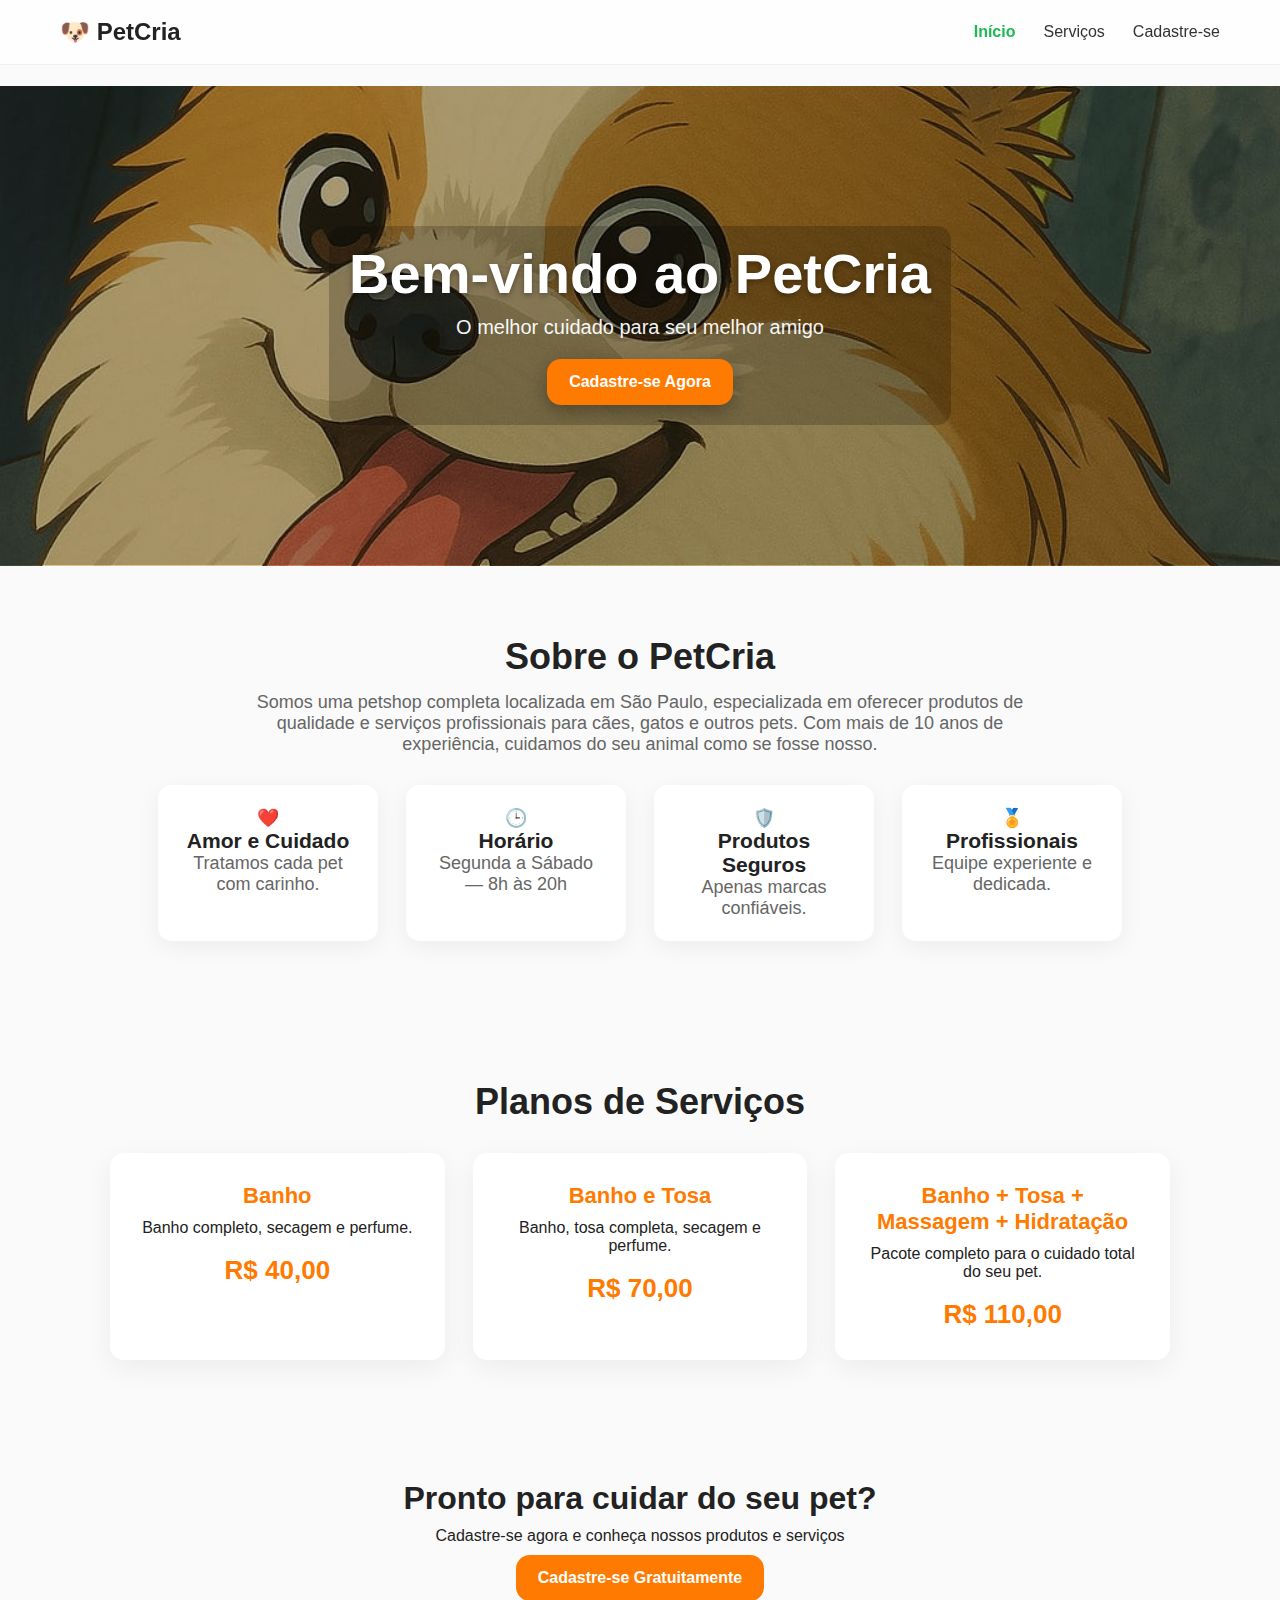
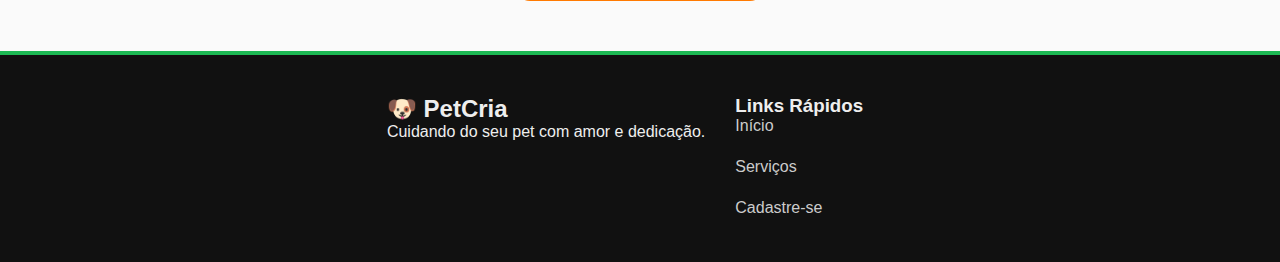
<file: index.html>
<!DOCTYPE html>
<html lang="pt-BR">
<head>
  <meta charset="UTF-8">
  <link rel="stylesheet" href="./style.css">
  <title>PetCria</title>
</head>

<body>

<nav>
  <div class="logo">🐶 PetCria</div>

  <ul>
    <li><a class="ativo" href="./index.html">Início</a></li>
    <li><a href="./sevicos.html">Serviços</a></li>
    <li><a href="./contato.html">Cadastre-se</a></li>
  </ul>
</nav>

<section class="topo">
  <div class="texto1">
    <h1>Bem-vindo ao PetCria</h1>
    <p>O melhor cuidado para seu melhor amigo</p>
    <a href="./contato.html" class="laranja">Cadastre-se Agora</a>
    </div>

</section>

<section class="sec2">
  <h2>Sobre o PetCria</h2>
  <p>
    Somos uma petshop completa localizada em São Paulo, especializada em oferecer produtos de qualidade e serviços profissionais para cães, gatos e outros pets. Com mais de 10 anos de experiência, cuidamos do seu animal como se fosse nosso.
  </p>

  <div class="lista">
    <div class="item">
      ❤️
      <h3>Amor e Cuidado</h3>
      <p>Tratamos cada pet com carinho.</p>
    </div>

    <div class="item">
      🕒
      <h3>Horário</h3>
      <p>Segunda a Sábado — 8h às 20h</p>
    </div>

    <div class="item">
      🛡️
      <h3>Produtos Seguros</h3>
      <p>Apenas marcas confiáveis.</p>
    </div>

    <div class="item">
      🏅
      <h3>Profissionais</h3>
      <p>Equipe experiente e dedicada.</p>
    </div>
  </div>
</section>

<section class="sec3">
    <h2>Planos de Serviços</h2>
  
    <div class="grade3">
      <div class="preco">
        <h3>Banho</h3>
        <p>Banho completo, secagem e perfume.</p>
        <span class="valor">R$ 40,00</span>
        </div>
  
      <div class="preco">
        <h3>Banho e Tosa</h3>
        <p>Banho, tosa completa, secagem e perfume.</p>
        <span class="valor">R$ 70,00</span>
      </div>
  
      <div class="preco">
        <h3>Banho + Tosa + Massagem + Hidratação</h3>
        <p>Pacote completo para o cuidado total do seu pet.</p>
        <span class="valor">R$ 110,00</span>
      </div>
    </div>
</section>
  

<section class="chamada">
  <h2>Pronto para cuidar do seu pet?</h2>
  <p>Cadastre-se agora e conheça nossos produtos e serviços</p>
  <a href="./contato.html" class="laranja">Cadastre-se Gratuitamente</a>
</section>

<footer>
  <div>
    <h2>🐶 PetCria</h2>
    <p>Cuidando do seu pet com amor e dedicação.</p>
  </div>

  <div>
    <h3>Links Rápidos</h3>
    <a href="./index.html">Início</a><br>
    <a href="./sevicos.html">Serviços</a><br>
    <a href="./contato.html">Cadastre-se</a>
  </div>

  <div>
</file>
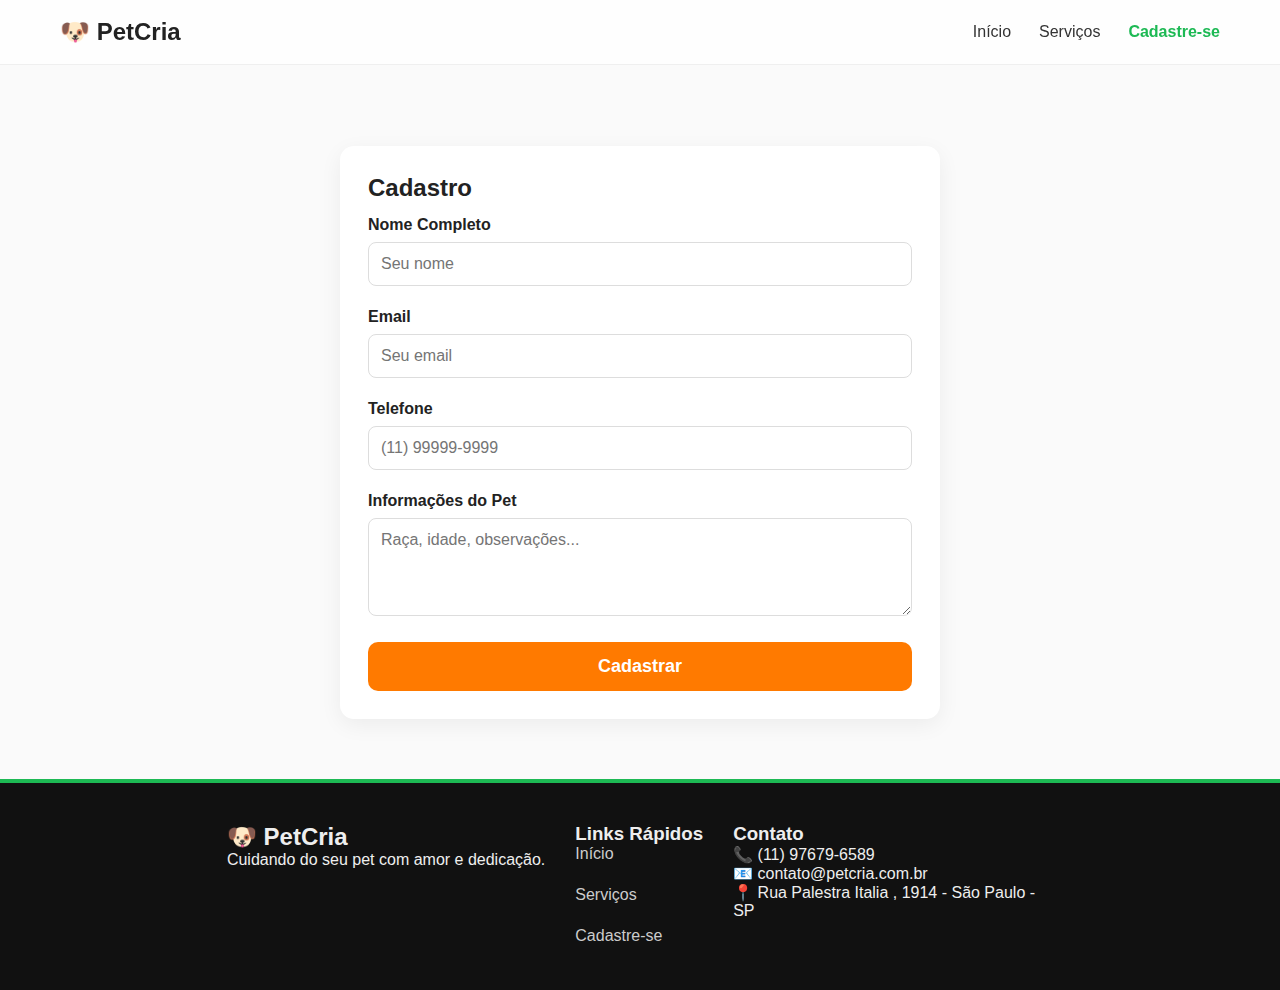
<file: contato.html>
<!DOCTYPE html>
<html lang="pt-BR">
<head>
  <meta charset="UTF-8">
  <link rel="stylesheet" href="./style.css">
  <title>Cadastro - PetCria</title>
</head>

<body>

<nav>
  <div class="logo">🐶 PetCria</div>

  <ul>
    <li><a href="./index.html">Início</a></li>
    <li><a href="./sevicos.html">Serviços</a></li>
    <li><a class="ativo" href="./contato.html">Cadastre-se</a></li>
  </ul>
</nav>

<div class="formu">
  <h2>Cadastro</h2>

  <label for="nome">Nome Completo</label>
  <input type="text" id="nome" placeholder="Seu nome">

  <label for="email">Email</label>
  <input type="email" id="email" placeholder="Seu email">

  <label for="telefone">Telefone</label>
  <input type="text" id="telefone" placeholder="(11) 99999-9999">

  <label for="info-pet">Informações do Pet</label>
  <textarea id="info-pet" rows="4" placeholder="Raça, idade, observações..."></textarea>

  <button class="laranja">Cadastrar</button>
</div>

<footer>
  <div>
    <h2>🐶 PetCria</h2>
    <p>Cuidando do seu pet com amor e dedicação.</p>
  </div>

  <div>
    <h3>Links Rápidos</h3>
    <a href="./index.html">Início</a><br>
    <a href="./sevicos.html">Serviços</a><br>
    <a href="./contato.html">Cadastre-se</a>
  </div>

  <div>
    <h3>Contato</h3>
    <p>📞 (11) 97679-6589</p>
    <p>📧 contato@petcria.com.br</p>
    <p>📍 Rua Palestra Italia , 1914 - São Paulo - SP</p>
  </div>
</footer>

</body>
</html>
</file>
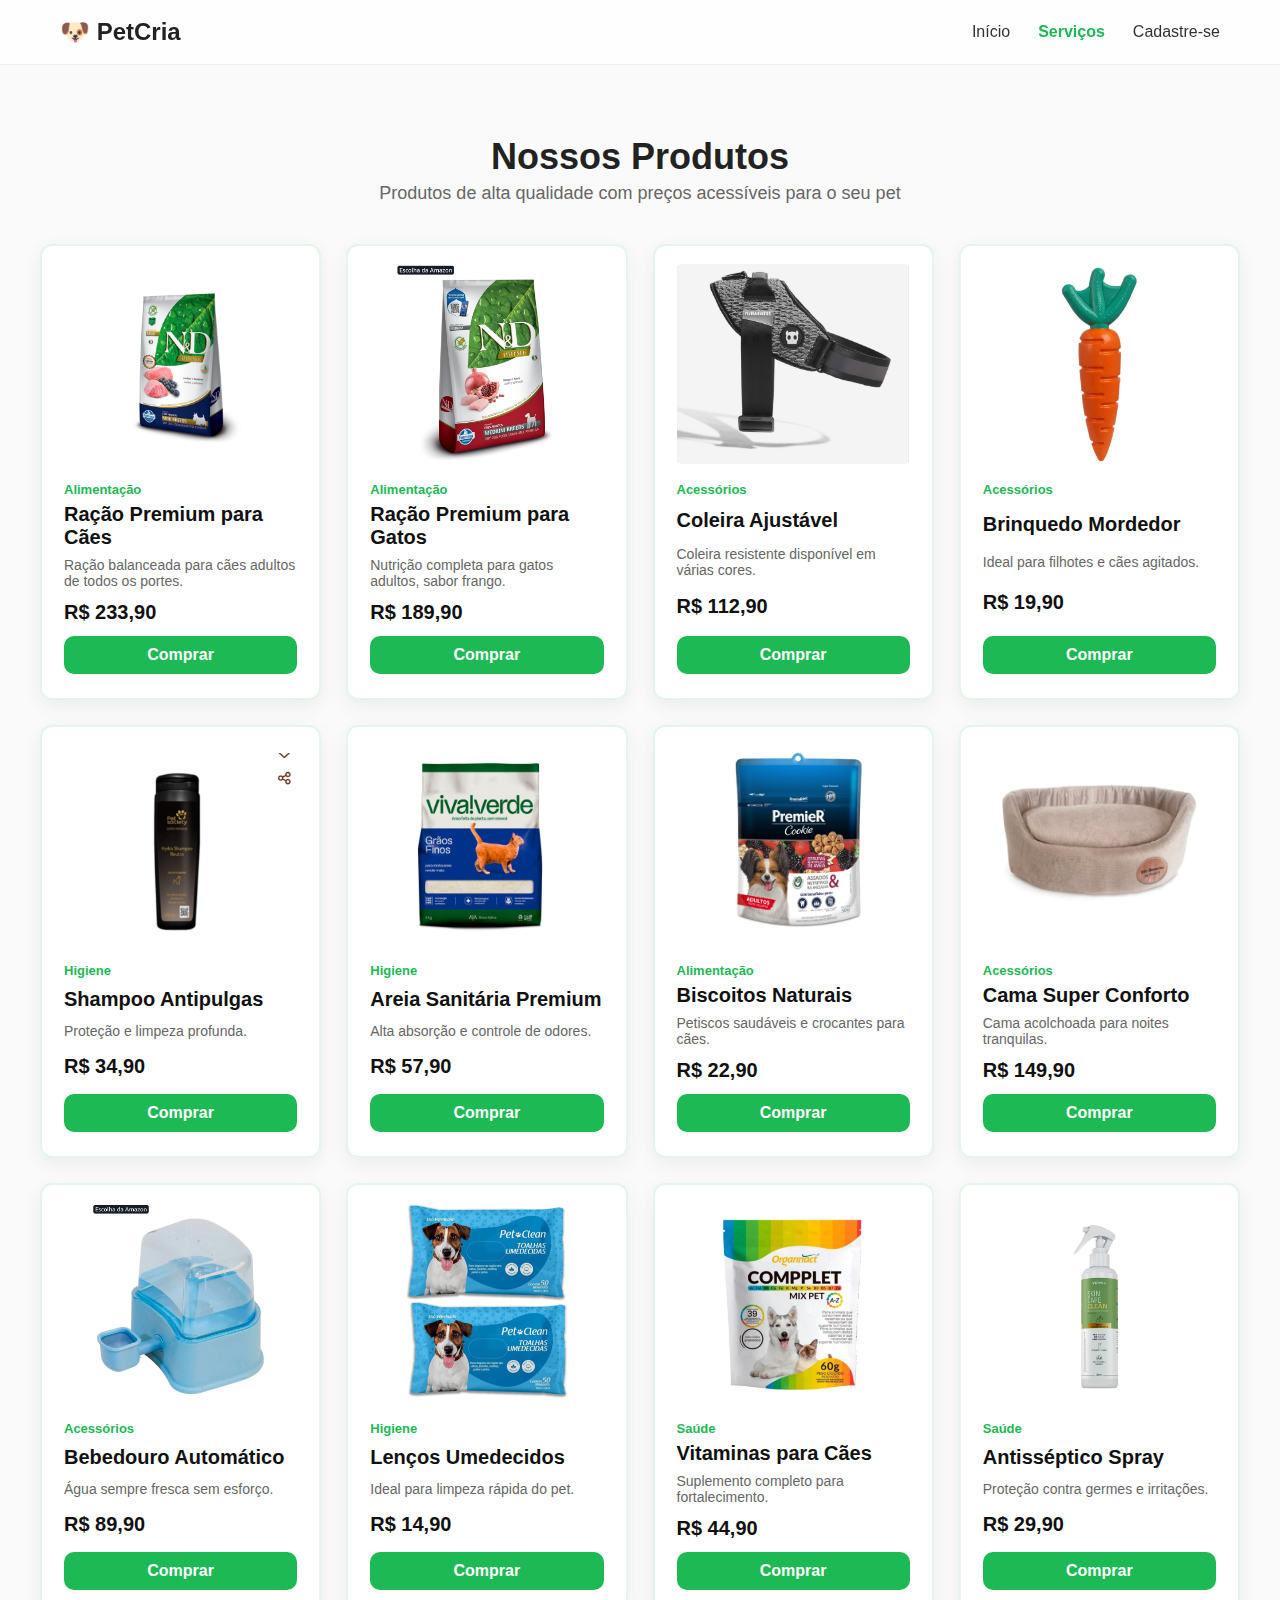
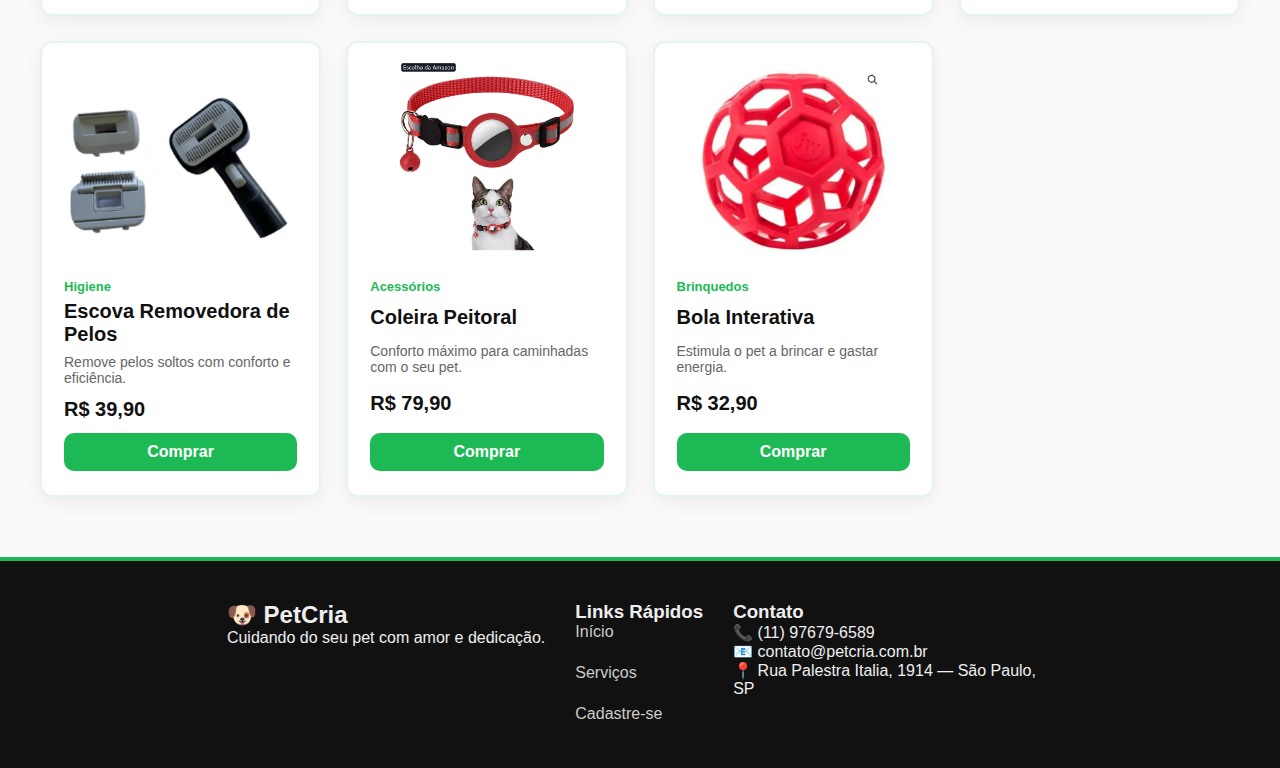
<file: sevicos.html>
<!DOCTYPE html>
<html lang="pt-BR">
<head>
  <meta charset="UTF-8">
  <link rel="stylesheet" href="./style.css">
  <title>Serviços - PetCria</title>
</head>

<body>

<nav>
  <div class="logo">🐶 PetCria</div>

  <ul>
    <li><a href="./index.html">Início</a></li>
    <li><a class="ativo" href="./sevicos.html">Serviços</a></li>
    <li><a href="./contato.html">Cadastre-se</a></li>
  </ul>
</nav>

<section class="cabecalho">
  <h1>Nossos Produtos</h1>
  <p>Produtos de alta qualidade com preços acessíveis para o seu pet</p>
</section>

<section class="grade5">
  <div class="produto">
    <div class="foto"><img src="./d7080f6f-7e86-4f82-8ae1-d272d3665a30.jpg" alt="Ração Premium para Cães"></div>
    <div class="detalhe">
      <span class="tipo">Alimentação</span>
      <h3>Ração Premium para Cães</h3>
      <p>Ração balanceada para cães adultos de todos os portes.</p>
      <div class="final">R$ 233,90</div>
      <a href="#" class="comprar">Comprar</a>
      </div>
  </div>

  <div class="produto">
    <div class="foto"><img src="./d79f5909-1455-48a2-96bf-f6c6a759cf5d.jpg" alt="Ração Premium para Gatos"></div>
    <div class="detalhe">
      <span class="tipo">Alimentação</span>
      <h3>Ração Premium para Gatos</h3>
      <p>Nutrição completa para gatos adultos, sabor frango.</p>
      <div class="final">R$ 189,90</div>
      <a href="#" class="comprar">Comprar</a>
    </div>
  </div>

  <div class="produto">
    <div class="foto"><img src="./e5d27738-f60a-45ec-a90b-ca098b64305d.jpg" alt="Coleira Ajustável"></div>
    <div class="detalhe">
      <span class="tipo">Acessórios</span>
      <h3>Coleira Ajustável</h3>
      <p>Coleira resistente disponível em várias cores.</p>
      <div class="final">R$ 112,90</div>
      <a href="#" class="comprar">Comprar</a>
    </div>
  </div>

  <div class="produto">
    <div class="foto"><img src="./a706b9b8-468f-40d1-a78a-33d807df09d8.jpg" alt="Brinquedo Mordedor"></div>
    <div class="detalhe">
      <span class="tipo">Acessórios</span>
      <h3>Brinquedo Mordedor</h3>
      <p>Ideal para filhotes e cães agitados.</p>
      <div class="final">R$ 19,90</div>
      <a href="#" class="comprar">Comprar</a>
    </div>
  </div>

  <div class="produto">
    <div class="foto"><img src="./c64103c9-3a3e-4aa5-a53e-fa7d30b6b1f7.jpg" alt="Shampoo Antipulgas"></div>
    <div class="detalhe">
      <span class="tipo">Higiene</span>
      <h3>Shampoo Antipulgas</h3>
      <p>Proteção e limpeza profunda.</p>
      <div class="final">R$ 34,90</div>
      <a href="#" class="comprar">Comprar</a>
    </div>
  </div>

  <div class="produto">
    <div class="foto"><img src="./c13c10ae-d82a-481b-be92-f27e7fc4098f.jpg" alt="Areia Sanitária Premium"></div>
    <div class="detalhe">
      <span class="tipo">Higiene</span>
      <h3>Areia Sanitária Premium</h3>
      <p>Alta absorção e controle de odores.</p>
      <div class="final">R$ 57,90</div>
      <a href="#" class="comprar">Comprar</a>
    </div>
  </div>

  <div class="produto">
    <div class="foto"><img src="./a4aaf229-907f-4149-8c82-17ec3ada9fdf.jpg" alt="Biscoitos Naturais"></div>
    <div class="detalhe">
      <span class="tipo">Alimentação</span>
      <h3>Biscoitos Naturais</h3>
      <p>Petiscos saudáveis e crocantes para cães.</p>
      <div class="final">R$ 22,90</div>
      <a href="#" class="comprar">Comprar</a>
    </div>
  </div>

  <div class="produto">
    <div class="foto"><img src="./4551ea10-eabc-48e1-85a0-2ab6ec5ce71c.jpg" alt="Cama Super Conforto"></div>
    <div class="detalhe">
      <span class="tipo">Acessórios</span>
      <h3>Cama Super Conforto</h3>
      <p>Cama acolchoada para noites tranquilas.</p>
      <div class="final">R$ 149,90</div>
      <a href="#" class="comprar">Comprar</a>
    </div>
  </div>

  <div class="produto">
    <div class="foto"><img src="./75f9e4f7-b8b4-4b86-a93a-51ebb1cc3387.jpg" alt="Bebedouro Automático"></div>
    <div class="detalhe">
      <span class="tipo">Acessórios</span>
      <h3>Bebedouro Automático</h3>
      <p>Água sempre fresca sem esforço.</p>
      <div class="final">R$ 89,90</div>
      <a href="#" class="comprar">Comprar</a>
    </div>
  </div>

  <div class="produto">
    <div class="foto"><img src="./0d25a37c-d475-4a5a-ada1-ba1acce825f7.jpg" alt="Lenços Umedecidos"></div>
    <div class="detalhe">
      <span class="tipo">Higiene</span>
      <h3>Lenços Umedecidos</h3>
      <p>Ideal para limpeza rápida do pet.</p>
      <div class="final">R$ 14,90</div>
      <a href="#" class="comprar">Comprar</a>
    </div>
  </div>

  <div class="produto">
    <div class="foto"><img src="./295f6e65-d4f4-4197-8603-9d4650b52d57.jpg" alt="Vitaminas para Cães"></div>
    <div class="detalhe">
      <span class="tipo">Saúde</span>
      <h3>Vitaminas para Cães</h3>
      <p>Suplemento completo para fortalecimento.</p>
      <div class="final">R$ 44,90</div>
      <a href="#" class="comprar">Comprar</a>
    </div>
  </div>

  <div class="produto">
    <div class="foto"><img src="./2cc7612e-8a1a-44bf-86bc-71add81f399b.jpg" alt="Antisséptico Spray"></div>
    <div class="detalhe">
      <span class="tipo">Saúde</span>
      <h3>Antisséptico Spray</h3>
      <p>Proteção contra germes e irritações.</p>
      <div class="final">R$ 29,90</div>
      <a href="#" class="comprar">Comprar</a>
    </div>
  </div>
  
  <div class="produto">
    <div class="foto"><img src="./43c5a710-01dd-450f-a024-bf2a49821a7e.jpg" alt="Escova Removedora de Pelos"></div>
    <div class="detalhe">
      <span class="tipo">Higiene</span>
      <h3>Escova Removedora de Pelos</h3>
      <p>Remove pelos soltos com conforto e eficiência.</p>
      <div class="final">R$ 39,90</div>
      <a href="#" class="comprar">Comprar</a>
    </div>
  </div>

  <div class="produto">
    <div class="foto"><img src="./88b08a99-dead-4199-b06a-2e036177b28d.jpg" alt="Coleira Peitoral"></div>
    <div class="detalhe">
      <span class="tipo">Acessórios</span>
      <h3>Coleira Peitoral</h3>
      <p>Conforto máximo para caminhadas com o seu pet.</p>
      <div class="final">R$ 79,90</div>
      <a href="#" class="comprar">Comprar</a>
    </div>
  </div>

  <div class="produto">
    <div class="foto"><img src="./6a64bee6-81ab-49e5-89f1-be785e14d584.jpg" alt="Bola Interativa"></div>
    <div class="detalhe">
      <span class="tipo">Brinquedos</span>
      <h3>Bola Interativa</h3>
      <p>Estimula o pet a brincar e gastar energia.</p>
      <div class="final">R$ 32,90</div>
      <a href="#" class="comprar">Comprar</a>
    </div>
  </div>

</section>

<footer>
  <div>
    <h2>🐶 PetCria</h2>
    <p>Cuidando do seu pet com amor e dedicação.</p>
  </div>

  <div>
    <h3>Links Rápidos</h3>
    <a href="./index.html">Início</a><br>
    <a href="./sevicos.html">Serviços</a><br>
    <a href="./contato.html">Cadastre-se</a>
  </div>

  <div>
    <h3>Contato</h3>
    <p>📞 (11) 97679-6589</p>
    <p>📧 contato@petcria.com.br</p>
    <p>📍 Rua Palestra Italia, 1914 — São Paulo, SP</p>
  </div>
</footer>

</body>
</html>
</file>
<file: style.css>
* {
    margin: 0;
    padding: 0;
    box-sizing: border-box;
    font-family: "Poppins", Arial, sans-serif;
  }
  
  :root{
    --verde: #1db954;
    --laranja: #ff7a00;
    --bg: #fafafa;
    --card-bg: #ffffff;
    --muted: #666;
  }
  
  html,body{
    height: 100%;
    background: var(--bg);
    color: #222;
  }
  
  body{
    padding-top: 86px;
  }
  
  nav{
    position: fixed;
    top: 0;
    left: 0;
    width: 100%;
    display: flex;
    justify-content: space-between;
    align-items: center;
    padding: 18px 60px;
    background: rgba(255,255,255,0.7);
    backdrop-filter: blur(8px);
    border-bottom: 1px solid rgba(0,0,0,0.06);
    z-index: 1200;
  }
  
  nav .logo{
    font-size: 24px;
    font-weight: 700;
    display: flex;
    align-items: center;
    gap: 10px;
  }
  
  nav ul{
    list-style: none;
    display: flex;
    gap: 28px;
    align-items: center;
  }
  
  nav a{
    text-decoration: none;
    color: #333;
    font-size: 16px;
    transition: color .18s ease;
  }
  
  nav a.ativo,
  nav a:hover{
    color: var(--verde);
    font-weight: 700;
  }
  
  .topo{
    display: flex; 
    align-items: center;
    justify-content: center;
    min-height: 480px;
    padding: 90px 60px;
    color: #fff;
    border-bottom: 1px solid rgba(0,0,0,0.06);
    background-image: linear-gradient(rgba(0,0,0,0.3), rgba(0,0,0,0.3)), url('./6dfc81a6-63ab-4d0d-a808-6f983750b8d7.jpg');
    background-size: cover;
    background-position: center;
    background-repeat: no-repeat;
  }
  
  .texto1{
    max-width: 700px;
    text-align: center;
    padding: 20px;
    background: rgba(0,0,0,0.2);
    border-radius: 14px;
  }
  
  .texto1 h1{
    font-size: 56px;
    line-height: 1;
    margin-bottom: 14px;
    text-shadow: 0 2px 6px rgba(0,0,0,0.4);
  }
  
  .texto1 p{
    font-size: 20px;
    margin-bottom: 20px;
    opacity: 0.95;
  }
  
  .topo .laranja{
    display: inline-block;
    background: var(--laranja);
    color: #fff;
    padding: 14px 22px;
    border-radius: 14px;
    text-decoration: none;
    font-weight: 700;
    box-shadow: 0 6px 18px rgba(0,0,0,0.3);
    transition: transform 0.2s;
  }
  
  .topo .laranja:hover {
    transform: translateY(-2px);
    background: #e66c00;
  }
  
  .sec2{
    text-align: center;
    padding: 70px 40px;
    max-width: 1100px;
    margin: 0 auto;
  }
  
  .sec2 h2{
    font-size: 36px;
    margin-bottom: 14px;
  }
  
  .sec2 p{
    max-width: 780px;
    margin: 0 auto;
    color: var(--muted);
    font-size: 18px;
  }
  
  .lista{
    display: flex;
    justify-content: center;
    gap: 28px;
    flex-wrap: wrap;
    margin-top: 30px;
  }
  
  .item{
    width: 220px;
    padding: 22px;
    background: var(--card-bg);
    border-radius: 14px;
    text-align: center;
    box-shadow: 0 6px 22px rgba(0,0,0,0.06);
    font-size: 18px;
  }
  
  .sec3{
    padding: 70px 20px;
    text-align: center;
  }
  
  .sec3 h2{
    font-size: 36px;
    margin-bottom: 8px;
  }
  
  .grade3{
    display: grid;
    grid-template-columns: repeat(3, 1fr);
    gap: 28px;
    max-width: 1100px;
    margin: 30px auto 0;
    padding: 0 20px;
  }
  
  .preco{
    background: var(--card-bg);
    padding: 30px;
    border-radius: 14px;
    box-shadow: 0 8px 28px rgba(0,0,0,0.06);
    text-align: center;
    transition: transform 0.2s;
  }
  
  .preco:hover {
    transform: translateY(-5px);
  }
  
  .preco h3{
    color: var(--laranja);
    margin-bottom: 10px;
    font-size: 22px;
  }
  
  .valor{
    display: block; 
    font-size: 26px;
    color: var(--laranja);
    font-weight: 800;
    margin-top: 18px;
  }
  
  .chamada{
    text-align: center;
    padding: 50px 20px;
  }
  
  .chamada h2{
    font-size: 32px;
    margin-bottom: 10px;
  }
  
  .chamada .laranja {
    display: inline-block;
    background: var(--laranja);
    color: #fff;
    padding: 14px 22px;
    border-radius: 14px;
    text-decoration: none;
    font-weight: 700;
    margin-top: 10px;
    transition: background 0.2s;
  }
  
  .chamada .laranja:hover {
    background: #e66c00;
  }
  
  .cabecalho {
    text-align: center;
    padding: 50px 20px 20px;
  }
  
  .cabecalho h1 {
    font-size: 36px;
  }
  
  .cabecalho p {
    color: var(--muted);
    font-size: 18px;
    margin-top: 5px;
  }
  
  .grade5{
    display: grid;
    grid-template-columns: repeat(5, 1fr); 
    gap: 25px;
    padding: 20px 40px 60px;
    max-width: 1400px;
    margin: 0 auto;
  }
  
  .produto{
    background: var(--card-bg);
    border-radius: 12px;
    padding: 18px;
    box-shadow: 0 6px 20px rgba(0,0,0,0.06);
    display: flex;
    flex-direction: column;
    justify-content: space-between;
    min-height: 420px;
    border: 2px solid rgba(29,185,84,0.12);
    transition: box-shadow 0.2s;
  }
  
  .produto:hover {
    box-shadow: 0 8px 25px rgba(0,0,0,0.1);
  }
  
  .produto .foto{
    height: 200px; 
    border-radius: 10px;
    overflow: hidden;
    display: flex;
    align-items: center;
    justify-content: center;
    margin-bottom: 12px;
    background: #fff;
  }
  
  .produto .foto img{
    max-width: 100%;
    max-height: 100%;
    object-fit: contain;
  }
  
  .detalhe{
    padding: 6px 4px;
    flex: 1;
    display: flex;
    flex-direction: column;
    justify-content: space-between;
  }
  
  .tipo{
    font-size: 13px;
    color: var(--verde);
    font-weight: 700;
    margin-bottom: 6px;
  }
  
  .detalhe h3{
    font-size: 20px;
    margin-bottom: 8px;
    color: #111;
  }
  
  .detalhe p{
    color: var(--muted);
    font-size: 14px;
    margin-bottom: 12px;
  }
  
  .final{
    font-size: 20px;
    font-weight: 800;
    color: #111;
    margin-bottom: 12px;
  }
  
  .comprar{
    display: block;
    background: var(--verde);
    color: #fff;
    padding: 10px 14px;
    border-radius: 10px;
    text-decoration: none;
    font-weight: 700;
    transition: background .18s;
    text-align: center;
  }
  
  .comprar:hover{
    background: #169a47;
  }
  
  .formu{
    max-width: 600px;
    margin: 60px auto;
    background: var(--card-bg);
    padding: 28px;
    border-radius: 14px;
    box-shadow: 0 6px 22px rgba(0,0,0,0.06);
  }
  
  .formu h2{
    margin-bottom: 14px;
  }
  
  .formu input, .formu textarea{
    width: 100%;
    padding: 12px;
    border-radius: 8px;
    border: 1px solid #ddd;
    margin-top: 8px;
    margin-bottom: 12px;
    font-size: 16px;
  }
  
  .formu label {
    font-weight: 600;
    display: block;
    margin-top: 10px;
  }
  
  .formu button.laranja {
    width: 100%;
    padding: 14px;
    background: var(--laranja);
    color: #fff;
    border: none;
    border-radius: 10px;
    font-weight: 700;
    font-size: 18px;
    cursor: pointer;
    margin-top: 10px;
    transition: background 0.2s;
  }
  
  .formu button.laranja:hover {
    background: #e66c00;
  }
  
  footer{
    background: #111;
    color: #eee;
    padding: 40px 20px;
    display: flex;
    gap: 30px;
    justify-content: center;
    flex-wrap: wrap;
    border-top: 4px solid var(--verde);
  }
  
  footer div{
    max-width: 320px;
    text-align: left;
  }
  
  footer a {
    color: #ccc;
    text-decoration: none;
    display: block;
    margin-bottom: 5px;
  }
  
  footer a:hover {
    color: var(--verde);
  }
  
  @media (max-width: 1280px){
    .grade5{
      grid-template-columns: repeat(4, 1fr); 
    }
  }
  
  @media (max-width: 1024px){
    .grade5{
      grid-template-columns: repeat(3, 1fr); 
    }
    .grade3{
      grid-template-columns: repeat(2, 1fr);
    }
    .topo{
      padding: 70px 30px;
      min-height: 400px;
    }
    .texto1 h1{ font-size: 42px; }
  }
  
  @media (max-width: 768px){
    nav{ padding: 14px 18px; }
    body{ padding-top: 78px; }
    .grade5{
      grid-template-columns: repeat(2, 1fr); 
      padding: 10px 18px 40px;
    }
    .grade3{ grid-template-columns: 1fr; gap: 18px; padding: 0 18px; }
    .topo{ flex-direction: column; padding: 40px 18px; text-align: center; min-height: 350px; }
    .texto1 h1{ font-size: 34px; }
    footer{ justify-content: start; padding-left: 18px; }
  }
  
  @media (max-width: 480px){
    .grade5{ grid-template-columns: 1fr; padding: 10px; }
    .texto1 h1{ font-size: 28px; }
    nav ul{ gap: 12px; font-size: 15px; }
  }
</file>
